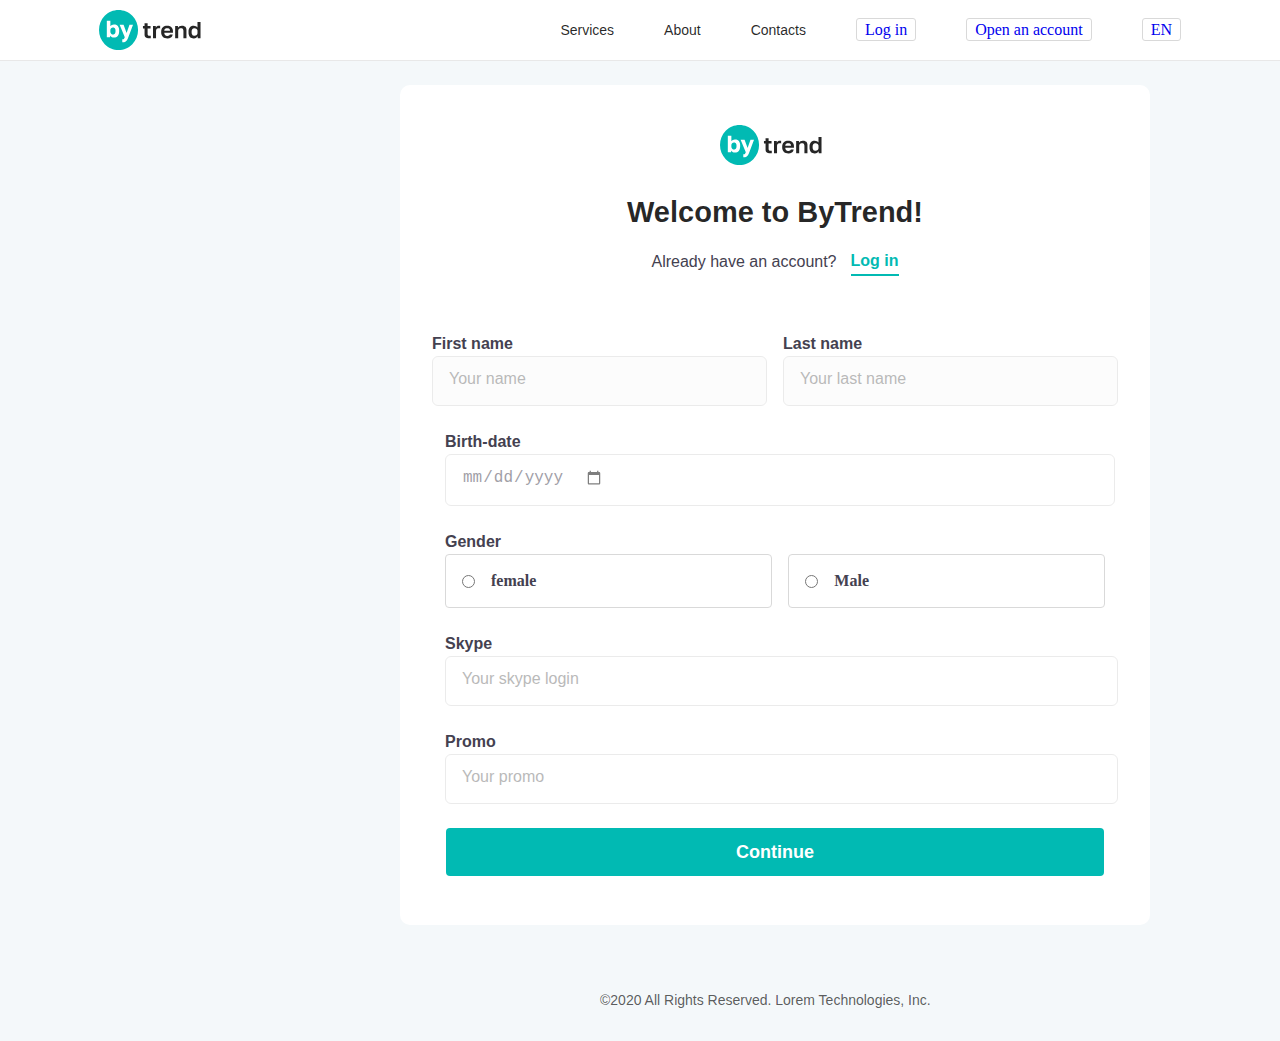
<file: index.html>
<!DOCTYPE html>
<html lang="en">
<head>
    <meta charset="UTF-8">
    <meta http-equiv="X-UA-Compatible" content="IE=edge">
    <meta name="viewport" content="width=device-width, initial-scale=1.0">
    <title> By trend</title>
    <link rel="stylesheet" href="./style.css">
</head>
<body>



    <div class="container">

        <div class="container__header">
            <img class="header-logo" src="./images/header-logo.svg" alt="">
            <div class="header-link-list">
                <ul class="header-ul">
                    <li class="header-li"> <a class="header-a-1" href="#"> Services </a> </li>
                    <li class="header-li"> <a class="header-a-1"  href="#"> About  </a> </li>
                    <li class="header-li"> <a class="header-a-1"  href="#"> Contacts </a> </li>
                    <li class="header-li-2"> <a class="header-a-2" href="./index2.html"> Log in </a> </li>
                    <li class="header-li-2"> <a class="header-a-2" href="./index3.html"> Open an account </a> </li>
                    <li class="header-li-2"> <a class="header-a-2" href="#"> EN </a> </li>
                </ul>
            </div>
        </div>




        <div class="container__card">

            <img class="card-img-1" src="./images/header-logo.svg" alt="">
            <h1 class="card-h1"> Welcome to ByTrend! </h1>
            <div class="login-text">
                <p class="card-p"> Already have an account? </p>
                <a class="card-a" href="./index2.html"> Log in </a>
            </div>

            <div class="card-name-inputs">
                <div class="input-1">
                    <label class="card-label" for="firstname"> First name </label>
                    <br>
                    <input class="card-input" type="text" id="firstname" placeholder="Your name">
                </div>

                <div class="input-2">
                    <label class="card-label" for="lastname"> Last name </label>
                    <br>
                    <input class="card-input" type="text" id="lastname" placeholder="Your last name">
                </div>

            </div>

                <div class="birht-text">
                    <label class="birth-label" for="birth-date"> Birth-date </label>
                    <br>
                    <input class="birth-input" type="date" id="birth-date">
                </div>


            <div class="gender-card">
                <label class="genderlabel" for="gender"> Gender </label>
                <br>
                <div class="choice">
                    <div class="female-text">
                        <input type="radio" id="gender">
                        <p>female</p>
                    </div>
    
                    <div class="male-text">
                        <input type="radio">
                        <p>Male</p>
                    </div>
                </div>


            </div>


        <div class="skype-text">
            <label class="skype-label" for="skype">Skype</label>
            <br>
            <input class="skype-input" type="text" id="skype" placeholder="Your skype login">
        </div>

        <div class="promo-text">
            <label class="promo-label" for="promo">Promo</label>
            <br>
            <input class="promo-input" type="text" id="promo" placeholder="Your promo">
        </div>


        <div class="button">
            <button class="card-button" type="button"> Continue </button>
        </div>

        </div>

        <p class="footer-p"> ©2020 All Rights Reserved. Lorem Technologies, Inc. </p>

    </div>


</body>
</html>
</file>
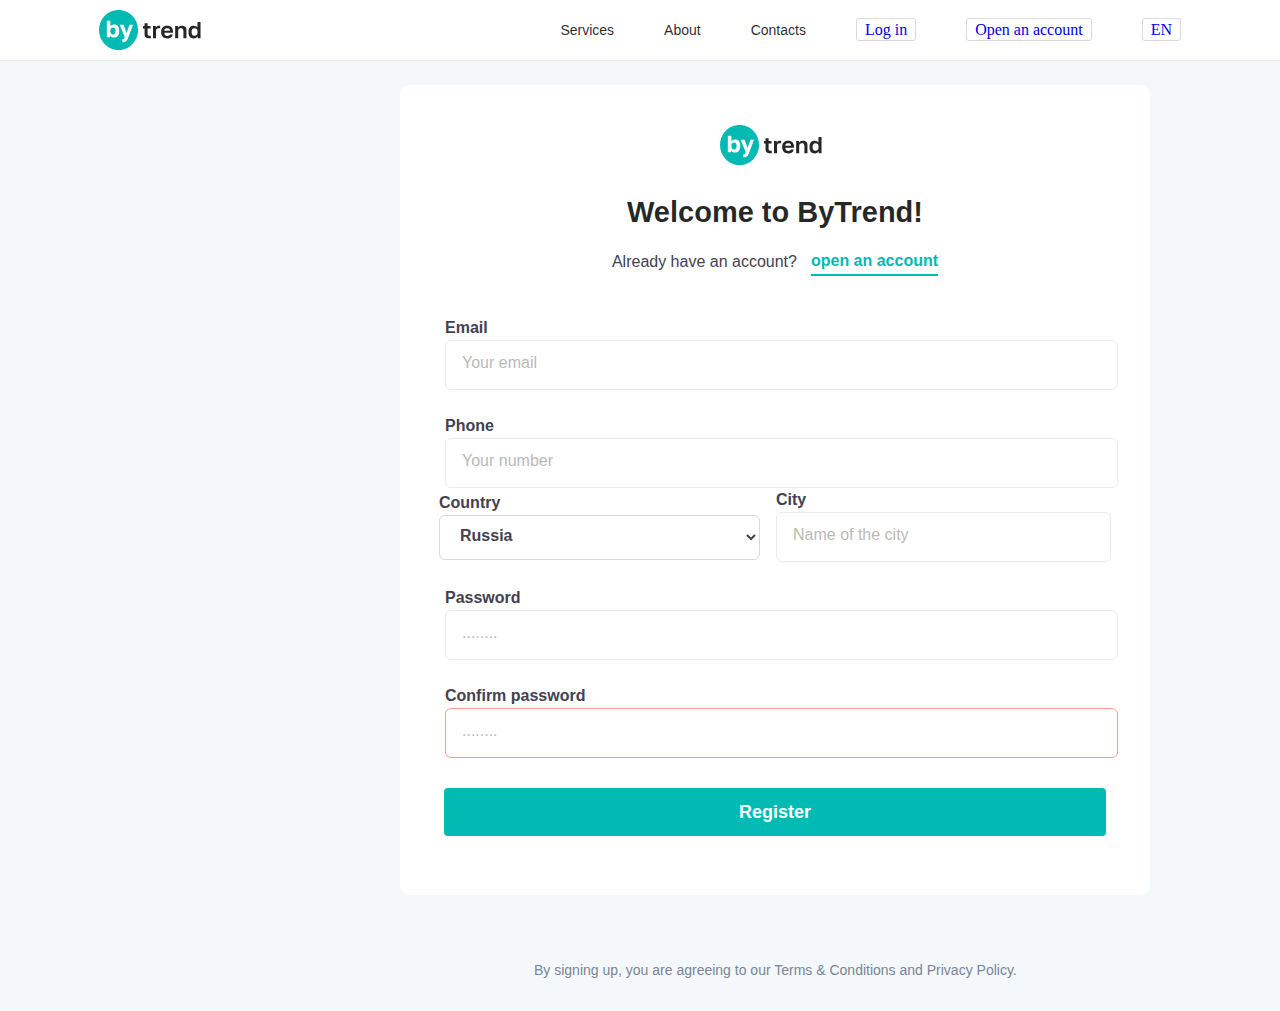
<file: index2.html>
<!DOCTYPE html>
<html lang="en">
<head>
    <meta charset="UTF-8">
    <meta http-equiv="X-UA-Compatible" content="IE=edge">
    <meta name="viewport" content="width=device-width, initial-scale=1.0">
    <title>log in</title>
    <link rel="stylesheet" href="./style2.css">
</head>
<body>


    <div class="container">


        <div class="container__header">
            <img class="header-logo" src="./images/header-logo.svg" alt="">
            <div class="header-link-list">
                <ul class="header-ul">
                    <li class="header-li"> <a class="header-a-1" href="#"> Services </a> </li>
                    <li class="header-li"> <a class="header-a-1"  href="#"> About  </a> </li>
                    <li class="header-li"> <a class="header-a-1"  href="#"> Contacts </a> </li>
                    <li class="header-li-2"> <a class="header-a-2" href="#"> Log in </a> </li>
                    <li class="header-li-2"> <a class="header-a-2" href="#"> Open an account </a> </li>
                    <li class="header-li-2"> <a class="header-a-2" href="#"> EN </a> </li>
                </ul>
            </div>
        </div>


        <div class="container__card">

            <img class="card-img-1" src="./images/header-logo.svg" alt="">
            <h1 class="card-h1"> Welcome to ByTrend! </h1>
            <div class="login-text">
                <p class="card-p"> Already have an account? </p>
                <a class="card-a" href="./index3.html"> open an account </a>
            </div>


            <div class="email-text">
                <label class="email-label" for="email">Email</label>
                <br>
                <input class="email-input" type="text" id="email" placeholder="Your email">
            </div>

            <div class="phone-text">
                <label class="phone-label" for="phone">Phone</label>
                <br>
                <input class="phone-input" type="number" id="phone" placeholder="Your number">
            </div>


        <div class="country-choice">

        <div class="country-text">
            <label class="c-text" for="">Country</label>
            <br>
            <select>
                <option> Russia </option>
                <option> USA </option>
                <option> UK </option>
            </select>
        </div>

        <div class="city-text">
            <label class="c2-text" for="city"> City </label>
            <br>
            <input class="i2-text" type="text" id="city" placeholder="Name of the city">
        </div>

        </div>



        <div class="password-text">
            <label class="password-label" for="password">Password</label>
            <br>
            <input class="password-input" type="password" id="password" placeholder="........">
        </div>

        <div class="password-text-2">
            <label class="password-label-2" for="password-2">Confirm password</label>
            <br>
            <input class="password-input-2" type="password" id="password" placeholder="........">
        </div>


        <div class="button">
            <button class="card-button" type="button">  Register  </button>
        </div>




        </div>



        <p class="footer-p"> By signing up, you are agreeing to our Terms & Conditions and Privacy Policy. </p>

    </div>


</body>
</html>
</file>
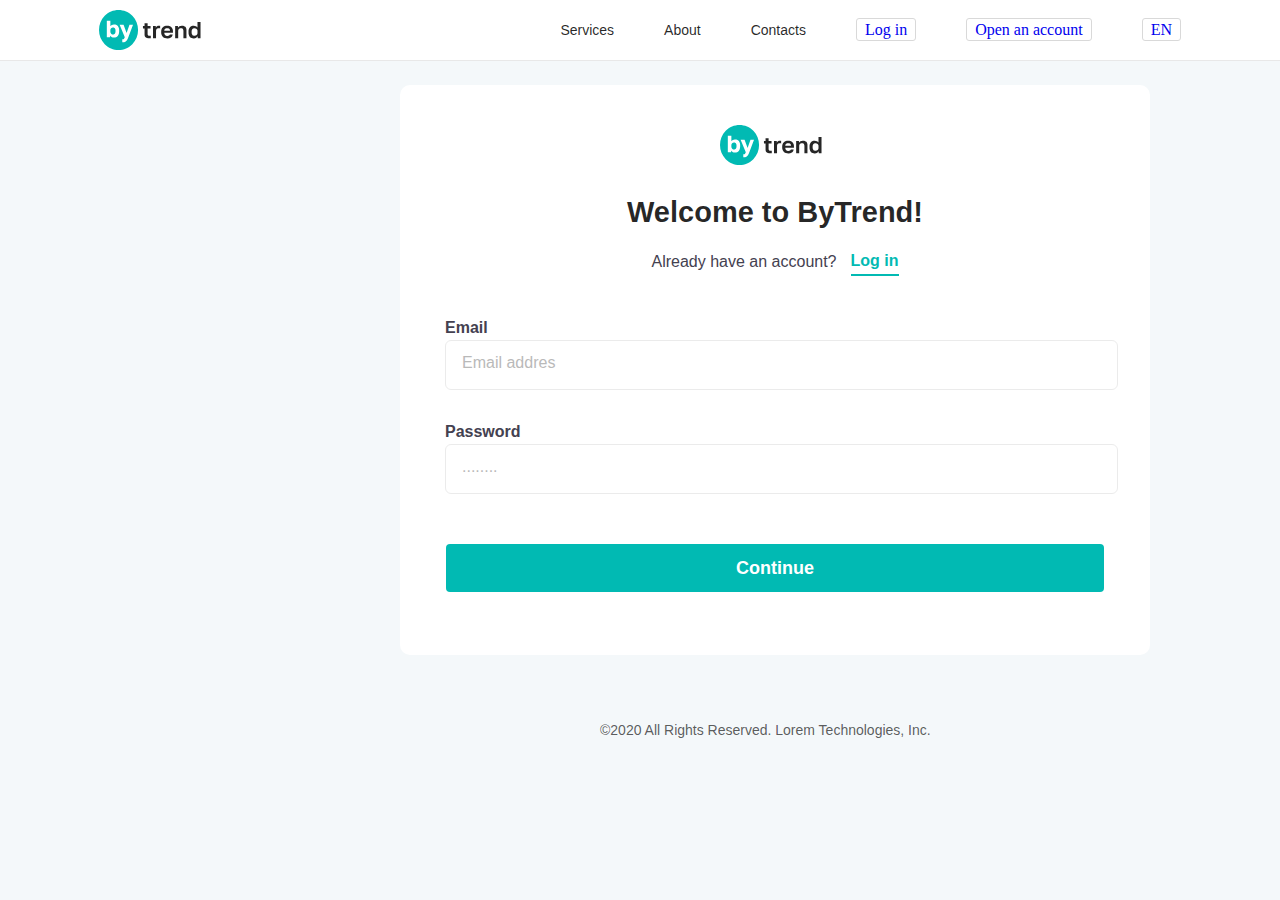
<file: index3.html>
<!DOCTYPE html>
<html lang="en">
<head>
    <meta charset="UTF-8">
    <meta http-equiv="X-UA-Compatible" content="IE=edge">
    <meta name="viewport" content="width=device-width, initial-scale=1.0">
    <title>Account</title>
    <link rel="stylesheet" href="./style3.css">
</head>
<body>


        <div class="container">


            <div class="container__header">
                <img class="header-logo" src="./images/header-logo.svg" alt="">
                <div class="header-link-list">
                    <ul class="header-ul">
                        <li class="header-li"> <a class="header-a-1" href="#"> Services </a> </li>
                        <li class="header-li"> <a class="header-a-1"  href="#"> About  </a> </li>
                        <li class="header-li"> <a class="header-a-1"  href="#"> Contacts </a> </li>
                        <li class="header-li-2"> <a class="header-a-2" href="#"> Log in </a> </li>
                        <li class="header-li-2"> <a class="header-a-2" href="#"> Open an account </a> </li>
                        <li class="header-li-2"> <a class="header-a-2" href="#"> EN </a> </li>
                    </ul>
                </div>
            </div>



        <div class="container__card">


            <img class="card-img-1" src="./images/header-logo.svg" alt="">
            <h1 class="card-h1"> Welcome to ByTrend! </h1>
            <div class="login-text">
                <p class="card-p"> Already have an account? </p>
                <a class="card-a" href="./index2.html"> Log in </a>
            </div>

            <div class="email-text">
                <label class="email-label" for="email">Email</label>
                <br>
                <input class="email-input" type="text" id="email" placeholder="Email addres">
            </div>


            <div class="password-text">
                <label class="password-label" for="password">Password</label>
                <br>
                <input class="password-input" type="password" id="password" placeholder="........">
            </div>


            <div class="button">
                <button class="card-button" type="button"> Continue </button>
            </div>


        </div>


        <p class="footer-p"> ©2020 All Rights Reserved. Lorem Technologies, Inc. </p>


        </div>


</body>
</html>
</file>
<file: style.css>
body {
  background-color: #f4f8fa;
}

* {
  margin: 0;
  padding: 0;
  box-sizing: border-box;
  text-decoration: none;
  list-style: none;
}

.container {
  max-width: 100%;
}

.header-logo {
  margin-top: 10px;
  margin-left: 99px;
  margin-bottom: 10px;
}

.container__header {
  display: flex;
  align-items: center;
  justify-content: space-between;
  background-color: white;
  border-bottom: 1px solid rgba(0, 0, 0, 0.09);
  margin-bottom: 24px;
}

.header-ul {
  display: flex;
  align-items: center;
  gap: 50px;
  margin-right: 99px;
}

.header-a-1 {
  font-family: sans-serif;
  font-style: normal;
  font-weight: 400;
  font-size: 14px;
  line-height: 14px;
  color: rgba(0, 0, 0, 0.85);
  transition: all 0.5s linear;
}

.header-a-1:hover {
  color: #01bab3;
}

.header-a-2 {
  border: 1px solid #d9d9d9;
  padding: 2px 8px;
  border-radius: 3px;
  transition: all 0.5s linear;
}

.header-a-2:hover {
  color: white;
  background-color: #01bab3;
}

.container__card {
  margin-left: 400px;
  border-radius: 10px;
  width: 750px;
  height: 840px;
  background-color: white;
  margin-bottom: 64px;
}

.card-img-1 {
  margin-top: 40px;
  margin-bottom: 24px;
  margin-left: 320px;
}

.card-h1 {
  font-family: sans-serif;
  font-style: normal;
  font-weight: 700;
  font-size: 29px;
  line-height: 39px;
  color: rgba(0, 0, 0, 0.85);
  text-align: center;
}

.login-text {
  margin-top: 16px;
  display: flex;
  align-items: center;
  justify-content: center;
  gap: 14px;
}

.card-p {
  font-family: sans-serif;
  font-style: normal;
  font-weight: 400;
  font-size: 16px;
  line-height: 26px;
  color: #444150;
}

.card-a {
  font-family: sans-serif;
  font-style: normal;
  font-weight: 600;
  font-size: 16px;
  line-height: 26px;
  color: #01bab3;
  border-bottom: 2px solid #01bab3;
}

.card-name-inputs {
  margin-top: 56px;
  display: flex;
  gap: 16px;
  justify-content: center;
}

.card-label {
  font-family: sans-serif;
  font-style: normal;
  font-weight: 600;
  font-size: 16px;
  line-height: 24px;
  color: #444150;
}

.card-input {
  padding: 10px 110px 14px 16px;
  font-style: normal;
  font-weight: 400;
  font-size: 16px;
  line-height: 24px;
  color: #444150;
  opacity: 0.5;
  outline: none;
  background: #fbfbfb;
  border: 1px solid #d9d9d9;
  border-radius: 6px;
}

.birht-text {
  margin-top: 24px;
}

.birth-label {
  margin-left: 45px;
  font-family: sans-serif;
  font-style: normal;
  font-weight: 600;
  font-size: 16px;
  line-height: 24px;
  color: #444150;
}

.birth-input {
  margin-left: 45px;
  padding: 10px 510px 14px 16px;
  font-style: normal;
  font-weight: 400;
  font-size: 16px;
  line-height: 24px;
  color: #444150;
  opacity: 0.5;
  background: #ffffff;
  border: 1px solid #d9d9d9;
  border-radius: 6px;
  outline: none;
}

.gender-card {
  margin-top: 24px;
}

.choice {
  display: flex;
  gap: 16px;
  justify-content: center;
}

.female-text {
  padding: 14px 235px 14px 16px;
  display: flex;
  gap: 16px;
  align-items: center;
  border: 1px solid black;
  font-style: normal;
  font-weight: 600;
  font-size: 16px;
  line-height: 24px;
  color: #444150;
  background: #ffffff;
  border: 1px solid #d9d9d9;
  border-radius: 4px;
}

.male-text {
  padding: 14px 235px 14px 16px;
  display: flex;
  gap: 16px;
  align-items: center;
  border: 1px solid black;
  font-style: normal;
  font-weight: 600;
  font-size: 16px;
  line-height: 24px;
  color: #444150;
  background: #ffffff;
  border: 1px solid #d9d9d9;
  border-radius: 4px;
}

.genderlabel {
  margin-left: 45px;
  font-family: sans-serif;
  font-style: normal;
  font-weight: 600;
  font-size: 16px;
  line-height: 24px;
  color: #444150;
}

.skype-text {
  margin-top: 24px;
}

.skype-label {
  margin-left: 45px;
  font-family: sans-serif;
  font-style: normal;
  font-weight: 600;
  font-size: 16px;
  line-height: 24px;
  color: #444150;
}

.skype-input {
  margin-left: 45px;
  padding: 10px 448px 14px 16px;
  font-style: normal;
  font-weight: 400;
  font-size: 16px;
  line-height: 24px;
  color: #444150;
  opacity: 0.5;
  background: #ffffff;
  border: 1px solid #d9d9d9;
  border-radius: 6px;
  outline: none;
}
.promo-text {
  margin-top: 24px;
}

.promo-label {
  margin-left: 45px;
  font-family: sans-serif;
  font-style: normal;
  font-weight: 600;
  font-size: 16px;
  line-height: 24px;
  color: #444150;
}

.promo-input {
  margin-left: 45px;
  padding: 10px 448px 14px 16px;
  font-style: normal;
  font-weight: 400;
  font-size: 16px;
  line-height: 24px;
  color: #444150;
  opacity: 0.5;
  background: #ffffff;
  border: 1px solid #d9d9d9;
  border-radius: 6px;
  margin-bottom: 24px;
  outline: none;
}

.button {
  text-align: center;
}

.card-button {
  padding: 12px 290px;
  font-family: sans-serif;
  font-style: normal;
  font-weight: 600;
  font-size: 18px;
  line-height: 24px;
  text-align: center;
  color: #ffffff;
  background: #01bab3;
  border-radius: 4px;
  border: none;
  cursor: pointer;
  transition: all 0.5s linear;
}

.card-button:hover {
  color: #01bab3;
  background-color: lightgray;
}

.footer-p {
  margin-left: 600px;
  font-family: sans-serif;
  font-style: normal;
  font-weight: 400;
  font-size: 14px;
  line-height: 22px;
  color: rgba(0, 0, 0, 0.65);
  margin-bottom: 30px;
}
</file>
<file: style2.css>
body {
  background-color: #f4f8fa;
}

* {
  margin: 0;
  padding: 0;
  box-sizing: border-box;
  text-decoration: none;
  list-style: none;
}

.container {
  max-width: 100%;
}

.header-logo {
  margin-top: 10px;
  margin-left: 99px;
  margin-bottom: 10px;
}

.container__header {
  display: flex;
  align-items: center;
  justify-content: space-between;
  background-color: white;
  border-bottom: 1px solid rgba(0, 0, 0, 0.09);
  margin-bottom: 24px;
}

.header-ul {
  display: flex;
  align-items: center;
  gap: 50px;
  margin-right: 99px;
}

.header-a-1 {
  font-family: sans-serif;
  font-style: normal;
  font-weight: 400;
  font-size: 14px;
  line-height: 14px;
  color: rgba(0, 0, 0, 0.85);
  transition: all 0.5s linear;
}

.header-a-1:hover {
  color: #01bab3;
}

.header-a-2 {
  border: 1px solid #d9d9d9;
  padding: 2px 8px;
  border-radius: 3px;
  transition: all 0.5s linear;
}

.header-a-2:hover {
  color: white;
  background-color: #01bab3;
}

.container__card {
  margin-left: 400px;
  border-radius: 10px;
  width: 750px;
  height: 810px;
  background-color: white;
  margin-bottom: 64px;
}

.card-img-1 {
  margin-top: 40px;
  margin-bottom: 24px;
  margin-left: 320px;
}

.card-h1 {
  font-family: sans-serif;
  font-style: normal;
  font-weight: 700;
  font-size: 29px;
  line-height: 39px;
  color: rgba(0, 0, 0, 0.85);
  text-align: center;
}

.login-text {
  margin-top: 16px;
  display: flex;
  align-items: center;
  justify-content: center;
  gap: 14px;
}

.card-p {
  font-family: sans-serif;
  font-style: normal;
  font-weight: 400;
  font-size: 16px;
  line-height: 26px;
  color: #444150;
}

.card-a {
  font-family: sans-serif;
  font-style: normal;
  font-weight: 600;
  font-size: 16px;
  line-height: 26px;
  color: #01bab3;
  border-bottom: 2px solid #01bab3;
}

.email-text {
  margin-top: 40px;
}

.email-label {
  margin-left: 45px;
  font-family: sans-serif;
  font-style: normal;
  font-weight: 600;
  font-size: 16px;
  line-height: 24px;
  color: #444150;
}

.email-input {
  margin-left: 45px;
  padding: 10px 448px 14px 16px;
  font-style: normal;
  font-weight: 400;
  font-size: 16px;
  line-height: 24px;
  color: #444150;
  opacity: 0.5;
  background: #ffffff;
  border: 1px solid #d9d9d9;
  border-radius: 6px;
  outline: none;
}

.phone-text {
  margin-top: 24px;
}

.phone-label {
  margin-left: 45px;
  font-family: sans-serif;
  font-style: normal;
  font-weight: 600;
  font-size: 16px;
  line-height: 24px;
  color: #444150;
}

.phone-input {
  margin-left: 45px;
  padding: 10px 448px 14px 16px;
  font-style: normal;
  font-weight: 400;
  font-size: 16px;
  line-height: 24px;
  color: #444150;
  opacity: 0.5;
  background: #ffffff;
  border: 1px solid #d9d9d9;
  border-radius: 6px;
  outline: none;
}

.country-choice {
  display: flex;
  align-items: center;
  justify-content: center;
  gap: 16px;
}

.c-text {
  font-family: sans-serif;
  font-style: normal;
  font-weight: 600;
  font-size: 16px;
  line-height: 24px;
  color: #444150;
}

select {
  padding: 10px 230px 14px 16px;
  font-family: sans-serif;
  font-style: normal;
  font-weight: 600;
  font-size: 16px;
  line-height: 24px;
  color: #444150;
  outline: none;
  background: #ffffff;
  border: 1px solid #d9d9d9;
  border-radius: 6px;
}

.c2-text {
  font-family: sans-serif;
  font-style: normal;
  font-weight: 600;
  font-size: 16px;
  line-height: 24px;
  color: #444150;
}

.i2-text {
  padding: 10px 110px 14px 16px;
  font-family: sans-serif;
  font-style: normal;
  font-weight: 400;
  font-size: 16px;
  line-height: 24px;
  color: #444150;
  opacity: 0.5;
  outline: none;
  background: #ffffff;
  border: 1px solid #d9d9d9;
  border-radius: 6px;
}

.password-text {
  margin-top: 24px;
}

.password-label {
  margin-left: 45px;
  font-family: sans-serif;
  font-style: normal;
  font-weight: 600;
  font-size: 16px;
  line-height: 24px;
  color: #444150;
}

.password-input {
  margin-left: 45px;
  padding: 10px 448px 14px 16px;
  font-style: normal;
  font-weight: 400;
  font-size: 16px;
  line-height: 24px;
  color: #444150;
  opacity: 0.5;
  background: #ffffff;
  border: 1px solid #d9d9d9;
  border-radius: 6px;
  outline: none;
}

.password-text-2 {
  margin-top: 24px;
}

.password-label-2 {
  margin-left: 45px;
  font-family: sans-serif;
  font-style: normal;
  font-weight: 600;
  font-size: 16px;
  line-height: 24px;
  color: #444150;
}

.password-input-2 {
  margin-left: 45px;
  padding: 10px 448px 14px 16px;
  font-style: normal;
  font-weight: 400;
  font-size: 16px;
  line-height: 24px;
  color: #444150;
  opacity: 0.5;
  background: #ffffff;
  border: 1px solid #fb3838;
  border-radius: 6px;
  outline: none;
}

.button {
  text-align: center;
}

.card-button {
  margin-top: 30px;
  padding: 12px 295px;
  font-family: sans-serif;
  font-style: normal;
  font-weight: 600;
  font-size: 18px;
  line-height: 24px;
  text-align: center;
  color: #ffffff;
  background: #01bab3;
  border-radius: 4px;
  border: none;
  cursor: pointer;
  transition: all 0.5s linear;
}

.card-button:hover {
  color: #01bab3;
  background-color: lightgray;
}

.footer-p {
  margin-bottom: 30px;
  margin-left: 534px;
  font-family: sans-serif;
  font-style: normal;
  font-weight: 400;
  font-size: 14px;
  line-height: 22px;
  color: #778699;
}

.register-a {
    color: white;
}
</file>
<file: style3.css>
body {
  background-color: #f4f8fa;
}

* {
  margin: 0;
  padding: 0;
  box-sizing: border-box;
  text-decoration: none;
  list-style: none;
}

.container {
  max-width: 100%;
}

.header-logo {
  margin-top: 10px;
  margin-left: 99px;
  margin-bottom: 10px;
}

.container__header {
  display: flex;
  align-items: center;
  justify-content: space-between;
  background-color: white;
  border-bottom: 1px solid rgba(0, 0, 0, 0.09);
  margin-bottom: 24px;
}

.header-ul {
  display: flex;
  align-items: center;
  gap: 50px;
  margin-right: 99px;
}

.header-a-1 {
  font-family: sans-serif;
  font-style: normal;
  font-weight: 400;
  font-size: 14px;
  line-height: 14px;
  color: rgba(0, 0, 0, 0.85);
  transition: all 0.5s linear;
}

.header-a-1:hover {
  color: #01bab3;
}

.header-a-2 {
  border: 1px solid #d9d9d9;
  padding: 2px 8px;
  border-radius: 3px;
  transition: all 0.5s linear;
}

.header-a-2:hover {
  color: white;
  background-color: #01bab3;
}

.container__card {
  margin-left: 400px;
  border-radius: 10px;
  width: 750px;
  height: 570px;
  background-color: white;
  margin-bottom: 64px;
}

.card-img-1 {
  margin-top: 40px;
  margin-bottom: 24px;
  margin-left: 320px;
}

.card-h1 {
  font-family: sans-serif;
  font-style: normal;
  font-weight: 700;
  font-size: 29px;
  line-height: 39px;
  color: rgba(0, 0, 0, 0.85);
  text-align: center;
}

.login-text {
  margin-top: 16px;
  display: flex;
  align-items: center;
  justify-content: center;
  gap: 14px;
}

.card-p {
  font-family: sans-serif;
  font-style: normal;
  font-weight: 400;
  font-size: 16px;
  line-height: 26px;
  color: #444150;
}

.card-a {
  font-family: sans-serif;
  font-style: normal;
  font-weight: 600;
  font-size: 16px;
  line-height: 26px;
  color: #01bab3;
  border-bottom: 2px solid #01bab3;
}

.email-text {
  margin-top: 40px;
}

.email-label {
  margin-left: 45px;
  font-family: sans-serif;
  font-style: normal;
  font-weight: 600;
  font-size: 16px;
  line-height: 24px;
  color: #444150;
}

.email-input {
  margin-left: 45px;
  padding: 10px 448px 14px 16px;
  font-style: normal;
  font-weight: 400;
  font-size: 16px;
  line-height: 24px;
  color: #444150;
  opacity: 0.5;
  background: #ffffff;
  border: 1px solid #d9d9d9;
  border-radius: 6px;
  outline: none;
}

.password-text {
  margin-top: 30px;
}

.password-label {
  margin-left: 45px;
  font-family: sans-serif;
  font-style: normal;
  font-weight: 600;
  font-size: 16px;
  line-height: 24px;
  color: #444150;
}

.password-input {
  margin-left: 45px;
  padding: 10px 448px 14px 16px;
  font-style: normal;
  font-weight: 400;
  font-size: 16px;
  line-height: 24px;
  color: #444150;
  opacity: 0.5;
  background: #ffffff;
  border: 1px solid #d9d9d9;
  border-radius: 6px;
  outline: none;
}

.button {
  margin-top: 50px;
  text-align: center;
}

.card-button {
  padding: 12px 290px;
  font-family: sans-serif;
  font-style: normal;
  font-weight: 600;
  font-size: 18px;
  line-height: 24px;
  text-align: center;
  color: #ffffff;
  background: #01bab3;
  border-radius: 4px;
  border: none;
  cursor: pointer;
  transition: all 0.5s linear;
}

.card-button:hover {
  color: #01bab3;
  background-color: lightgray;
}

.footer-p {
  margin-left: 600px;
  font-family: sans-serif;
  font-style: normal;
  font-weight: 400;
  font-size: 14px;
  line-height: 22px;
  color: rgba(0, 0, 0, 0.65);
  margin-bottom: 30px;
}
</file>
